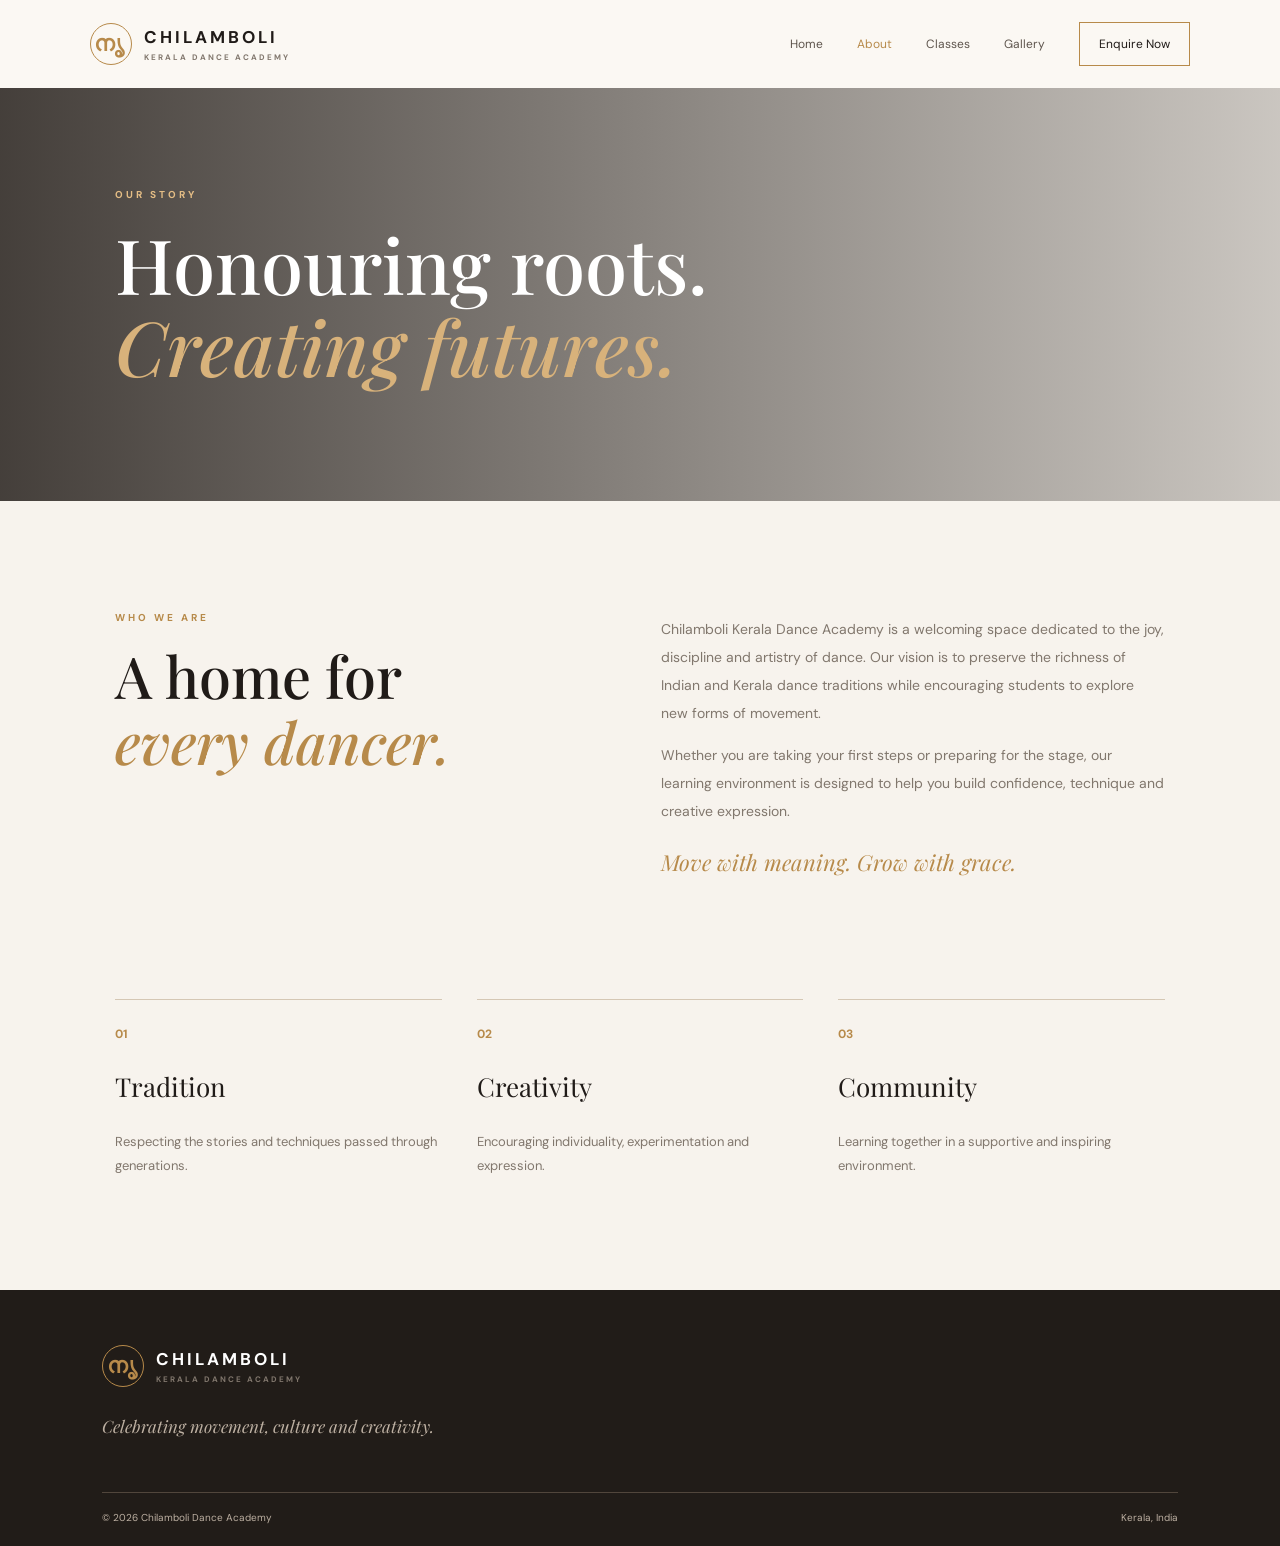
<file: about.html>
<!DOCTYPE html><html lang="en"><head><meta charset="UTF-8"><meta name="viewport" content="width=device-width, initial-scale=1.0"><title>About | Chilamboli Dance Academy</title><link rel="stylesheet" href="style.css"></head><body>
<header class="site-header"><a class="brand" href="index.html"><span class="brand-mark">നൃ</span><span>CHILAMBOLI<small>KERALA DANCE ACADEMY</small></span></a><button class="menu-toggle" aria-label="Toggle menu">☰</button><nav><a href="index.html">Home</a><a class="active" href="about.html">About</a><a href="classes.html">Classes</a><a href="gallery.html">Gallery</a><a class="nav-cta" href="contact.html">Enquire Now</a></nav></header>
<main><section class="page-hero about-hero"><p class="eyebrow">OUR STORY</p><h1>Honouring roots.<br><em>Creating futures.</em></h1></section><section class="section split"><div><p class="eyebrow gold">WHO WE ARE</p><h2>A home for<br><em>every dancer.</em></h2></div><div class="prose"><p>Chilamboli Kerala Dance Academy is a welcoming space dedicated to the joy, discipline and artistry of dance. Our vision is to preserve the richness of Indian and Kerala dance traditions while encouraging students to explore new forms of movement.</p><p>Whether you are taking your first steps or preparing for the stage, our learning environment is designed to help you build confidence, technique and creative expression.</p><p class="signature">Move with meaning. Grow with grace.</p></div></section><section class="values"><div><b>01</b><h3>Tradition</h3><p>Respecting the stories and techniques passed through generations.</p></div><div><b>02</b><h3>Creativity</h3><p>Encouraging individuality, experimentation and expression.</p></div><div><b>03</b><h3>Community</h3><p>Learning together in a supportive and inspiring environment.</p></div></section></main><footer><a class="brand footer-brand" href="index.html"><span class="brand-mark">നൃ</span><span>CHILAMBOLI<small>KERALA DANCE ACADEMY</small></span></a><p>Celebrating movement, culture and creativity.</p><div class="footer-bottom"><span>© 2026 Chilamboli Dance Academy</span><span>Kerala, India</span></div></footer><script src="script.js"></script></body></html>
</file>
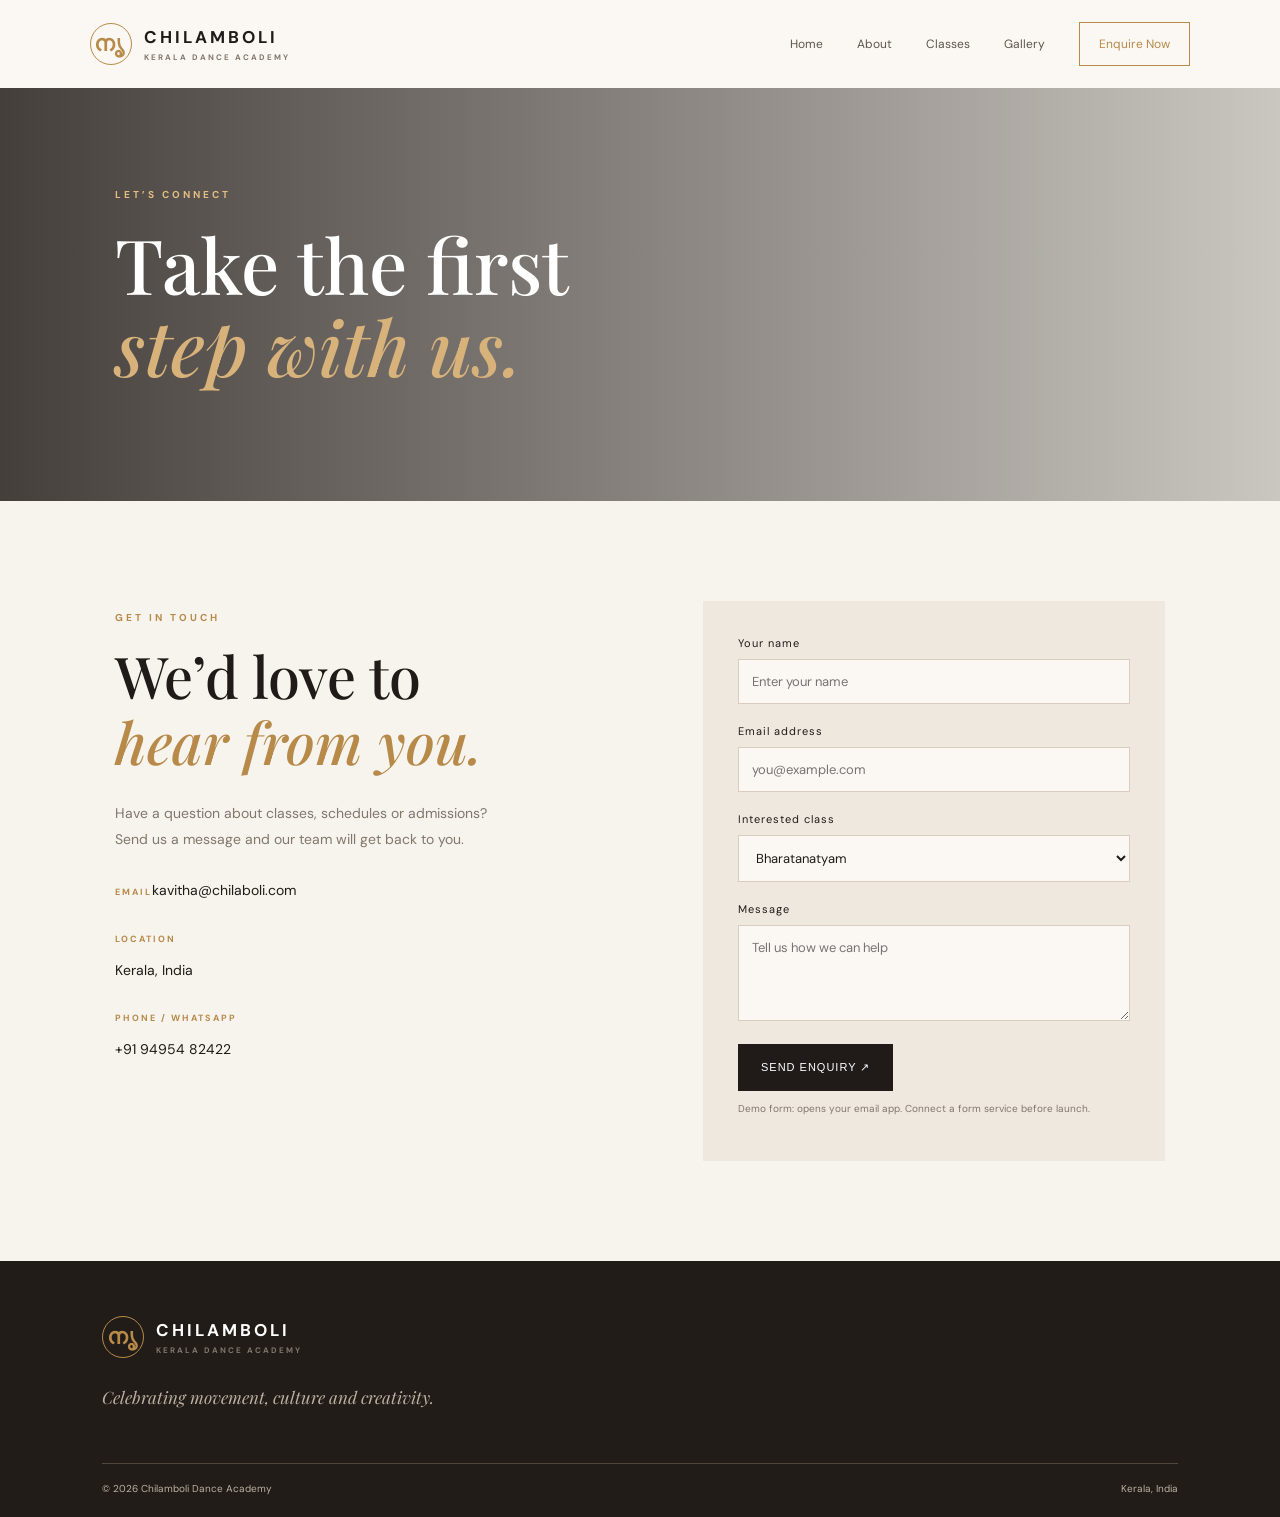
<file: contact.html>
<!DOCTYPE html><html lang="en"><head><meta charset="UTF-8"><meta name="viewport" content="width=device-width, initial-scale=1.0"><title>Contact | Chilamboli Dance Academy</title><link rel="stylesheet" href="style.css"></head><body>
<header class="site-header"><a class="brand" href="index.html"><span class="brand-mark">നൃ</span><span>CHILAMBOLI<small>KERALA DANCE ACADEMY</small></span></a><button class="menu-toggle" aria-label="Toggle menu">☰</button><nav><a href="index.html">Home</a><a href="about.html">About</a><a href="classes.html">Classes</a><a href="gallery.html">Gallery</a><a class="nav-cta active" href="contact.html">Enquire Now</a></nav></header>
<main><section class="page-hero contact-hero"><p class="eyebrow">LET’S CONNECT</p><h1>Take the first<br><em>step with us.</em></h1></section><section class="section contact-layout"><div><p class="eyebrow gold">GET IN TOUCH</p><h2>We’d love to<br><em>hear from you.</em></h2><p class="contact-copy">Have a question about classes, schedules or admissions? Send us a message and our team will get back to you.</p><div class="contact-detail"><span>EMAIL</span><a href="mailto:kavitha@chilaboli.com">kavitha@chilaboli.com</a></div><div class="contact-detail"><span>LOCATION</span><p>Kerala, India</p></div><div class="contact-detail"><span>PHONE / WHATSAPP</span><p>+91 94954 82422</p></div></div><form class="contact-form" id="contactForm"><label>Your name<input required name="name" placeholder="Enter your name"></label><label>Email address<input required type="email" name="email" placeholder="you@example.com"></label><label>Interested class<select name="class"><option>Bharatanatyam</option><option>Mohiniyattam</option><option>Kerala Folk Arts</option><option>Western & Contemporary</option><option>Not sure yet</option></select></label><label>Message<textarea name="message" rows="4" placeholder="Tell us how we can help"></textarea></label><button class="button button-dark" type="submit">Send Enquiry ↗</button><p class="form-note">Demo form: opens your email app. Connect a form service before launch.</p></form></section></main><footer><a class="brand footer-brand" href="index.html"><span class="brand-mark">നൃ</span><span>CHILAMBOLI<small>KERALA DANCE ACADEMY</small></span></a><p>Celebrating movement, culture and creativity.</p><div class="footer-bottom"><span>© 2026 Chilamboli Dance Academy</span><span>Kerala, India</span></div></footer><script src="script.js"></script></body></html>
</file>
<file: style.css>
@import url('https://fonts.googleapis.com/css2?family=DM+Sans:wght@400;500;600;700&family=Playfair+Display:ital,wght@0,500;0,600;0,700;1,500;1,600&display=swap');
:root{--ink:#201b18;--cream:#f7f3ed;--gold:#b78a4a;--muted:#81776d}*{box-sizing:border-box}body{margin:0;background:var(--cream);color:var(--ink);font-family:'DM Sans',sans-serif}a{color:inherit;text-decoration:none}.site-header{height:88px;padding:0 7%;display:flex;align-items:center;justify-content:space-between;background:#fbf8f3;position:relative;z-index:5}.brand{display:flex;align-items:center;gap:12px;font-weight:700;letter-spacing:3px;font-size:17px}.brand-mark{width:42px;height:42px;border:1px solid var(--gold);border-radius:50%;display:grid;place-items:center;color:var(--gold);font-family:serif;font-size:22px}.brand small{display:block;font-size:8px;letter-spacing:2px;color:var(--muted);margin-top:4px}.site-header nav{display:flex;align-items:center;gap:34px;font-size:12px}.site-header nav a{color:#5e554d}.site-header nav a.active,.site-header nav a:hover{color:var(--gold)}.site-header nav .nav-cta{border:1px solid var(--gold);padding:13px 19px;color:var(--ink)}.menu-toggle{display:none;background:none;border:0;font-size:24px}.hero{min-height:650px;position:relative;background:url('https://images.unsplash.com/photo-1504609813442-a8924e83f76e?auto=format&fit=crop&w=2000&q=90') center 38%/cover;display:flex;align-items:center;padding:7%;color:white}.hero-shade{position:absolute;inset:0;background:linear-gradient(90deg,rgba(22,17,14,.83),rgba(22,17,14,.25))}.hero-content{position:relative;max-width:650px}.eyebrow{font-size:10px;letter-spacing:3px;font-weight:700}.hero .eyebrow{color:#e5c18a}.hero h1,.page-hero h1{font:500 clamp(48px,7vw,88px)/1.08 'Playfair Display',serif;margin:24px 0}.hero h1 em,.page-hero h1 em,h2 em{color:#d8b27b;font-weight:500}.hero-copy{font-size:15px;line-height:1.9;max-width:470px;color:#eee4d9;margin-bottom:34px}.button{display:inline-flex;align-items:center;gap:30px;background:var(--gold);color:white;padding:17px 23px;font-size:11px;letter-spacing:1px;text-transform:uppercase;border:0;cursor:pointer}.button span{font-size:17px}.hero-note{position:absolute;right:7%;bottom:35px;font-size:9px;letter-spacing:3px}.section{padding:100px 9%}.intro{display:grid;grid-template-columns:1fr 1fr;gap:12%;align-items:center}.gold{color:var(--gold)}h2{font:500 clamp(36px,4.5vw,58px)/1.15 'Playfair Display',serif;margin:18px 0}h2 em{color:var(--gold)}.intro-copy{font-size:15px;line-height:1.9;color:var(--muted)}.text-link{display:inline-block;margin-top:15px;color:var(--gold);font-size:12px;font-weight:700}.feature-grid{display:grid;grid-template-columns:1.15fr .85fr;gap:18px;padding:0 7% 100px}.feature{position:relative;height:440px;overflow:hidden;background:#33271f;color:white}.feature img{width:100%;height:100%;object-fit:cover;filter:brightness(.72);transition:transform .5s}.feature:hover img{transform:scale(1.04)}.feature div{position:absolute;bottom:32px;left:32px}.feature span,.class-card span{font-size:9px;letter-spacing:2px;color:#e2bd86}.feature h3{font:500 30px 'Playfair Display',serif;margin:10px 0}.feature p{font-size:12px;color:#eee}.quote{text-align:center;background:#eee7dc}.quote blockquote{font:500 clamp(30px,4vw,48px)/1.35 'Playfair Display',serif;margin:28px 0 36px}.button-dark{background:var(--ink)}footer{background:#211c18;color:#e9e0d5;padding:55px 8% 22px}.footer-brand{color:white}footer>p{font:italic 17px 'Playfair Display',serif;color:#bdb0a2;margin:28px 0 55px}.footer-bottom{border-top:1px solid #51463c;padding-top:18px;display:flex;justify-content:space-between;font-size:10px;color:#bdb0a2}.page-hero{min-height:390px;padding:90px 9%;background-size:cover;background-position:center;color:white;position:relative}.page-hero:before{content:'';position:absolute;inset:0;background:linear-gradient(90deg,rgba(24,18,14,.8),rgba(24,18,14,.2))}.page-hero>*{position:relative}.page-hero .eyebrow{color:#e4bd85}.page-hero h1{font-size:clamp(48px,6vw,76px);margin-top:22px}.about-hero{background-image:url('https://images.unsplash.com/photo-1518834107812-67b0b7c58434?auto=format&fit=crop&w=1800&q=85')}.classes-hero{background-image:url('https://images.unsplash.com/photo-1508700115892-45ecd05ae2ad?auto=format&fit=crop&w=1800&q=85')}.gallery-hero{background-image:url('https://images.unsplash.com/photo-1504609813442-a8924e83f76e?auto=format&fit=crop&w=1800&q=85')}.contact-hero{background-image:url('https://images.unsplash.com/photo-1547153760-18fc86324498?auto=format&fit=crop&w=1800&q=85')}.split{display:grid;grid-template-columns:1fr 1.2fr;gap:12%}.prose{font-size:14px;line-height:2;color:var(--muted)}.signature{font:italic 22px 'Playfair Display',serif;color:var(--gold)}.values{display:grid;grid-template-columns:repeat(3,1fr);gap:35px;padding:0 9% 100px}.values>div{border-top:1px solid #d5c7b4;padding-top:22px}.values b{color:var(--gold);font-size:12px}.values h3{font:26px 'Playfair Display',serif}.values p,.section-heading>p{font-size:13px;line-height:1.8;color:var(--muted)}.section-heading{display:flex;justify-content:space-between;align-items:end;gap:30px;margin-bottom:45px}.section-heading>p{max-width:350px}.class-grid{display:grid;grid-template-columns:repeat(2,1fr);gap:24px}.class-card{background:#eee8df}.class-card img{width:100%;height:290px;object-fit:cover;display:block}.class-card div{padding:24px}.class-card span{color:var(--gold)}.class-card h3{font:28px 'Playfair Display',serif;margin:9px 0}.class-card p{font-size:13px;line-height:1.7;color:var(--muted)}.cta-band{background:#28211c;color:white;padding:55px 9%;display:flex;align-items:center;justify-content:space-between}.cta-band h2{font-size:38px;margin-bottom:0}.button-light{background:#f3e9da;color:#2a211b}.gallery-grid{display:grid;grid-template-columns:repeat(3,1fr);gap:18px}.gallery-grid figure{margin:0;background:#eee8df}.gallery-grid img{width:100%;height:260px;object-fit:cover;display:block}.gallery-grid figcaption{padding:15px;font:18px 'Playfair Display',serif}.video-section{text-align:center;padding-top:20px}.video-placeholder{margin:35px auto 0;max-width:850px;min-height:360px;background:linear-gradient(rgba(22,17,14,.45),rgba(22,17,14,.6)),url('https://images.unsplash.com/photo-1508700115892-45ecd05ae2ad?auto=format&fit=crop&w=1500&q=85') center/cover;color:white;display:flex;flex-direction:column;align-items:center;justify-content:center}.play{width:65px;height:65px;border:1px solid white;border-radius:50%;display:grid;place-items:center;padding-left:4px}.video-placeholder p{font:25px 'Playfair Display',serif;margin-bottom:4px}.video-placeholder small{font-size:11px;color:#eee}.contact-layout{display:grid;grid-template-columns:1fr 1fr;gap:12%}.contact-copy{color:var(--muted);font-size:14px;line-height:1.9;max-width:400px;margin:25px 0}.contact-detail{margin-top:26px}.contact-detail span{font-size:9px;letter-spacing:2px;color:var(--gold);font-weight:700}.contact-detail p,.contact-detail a{font-size:14px}.contact-form{background:#eee8df;padding:35px}.contact-form label{display:block;font-size:11px;letter-spacing:1px;margin-bottom:20px}.contact-form input,.contact-form select,.contact-form textarea{width:100%;margin-top:9px;padding:13px;border:1px solid #d9cdbd;background:#fbf8f3;font:13px 'DM Sans',sans-serif;color:var(--ink)}.contact-form textarea{resize:vertical}.form-note{font-size:10px;color:var(--muted);line-height:1.5}@media(max-width:760px){.site-header{height:74px;padding:0 5%}.menu-toggle{display:block}.site-header nav{display:none;position:absolute;top:74px;left:0;right:0;background:#fbf8f3;padding:20px 7%;flex-direction:column;align-items:flex-start;gap:20px}.site-header nav.open{display:flex}.hero{min-height:590px;padding:9% 7%}.hero-note{display:none}.intro,.split,.contact-layout{grid-template-columns:1fr;gap:25px}.section{padding:70px 7%}.feature-grid{grid-template-columns:1fr;padding:0 7% 70px}.feature{height:360px}.page-hero{min-height:330px;padding:75px 7%}.values{grid-template-columns:1fr;padding:0 7% 70px;gap:15px}.section-heading{display:block}.class-grid{grid-template-columns:1fr}.gallery-grid{grid-template-columns:repeat(2,1fr);gap:10px}.gallery-grid img{height:180px}.gallery-grid figcaption{font-size:15px;padding:10px}.cta-band{padding:45px 7%;display:block}.cta-band .button{margin-top:25px}.contact-form{padding:24px}.footer-bottom{gap:12px;flex-wrap:wrap}}
</file>
